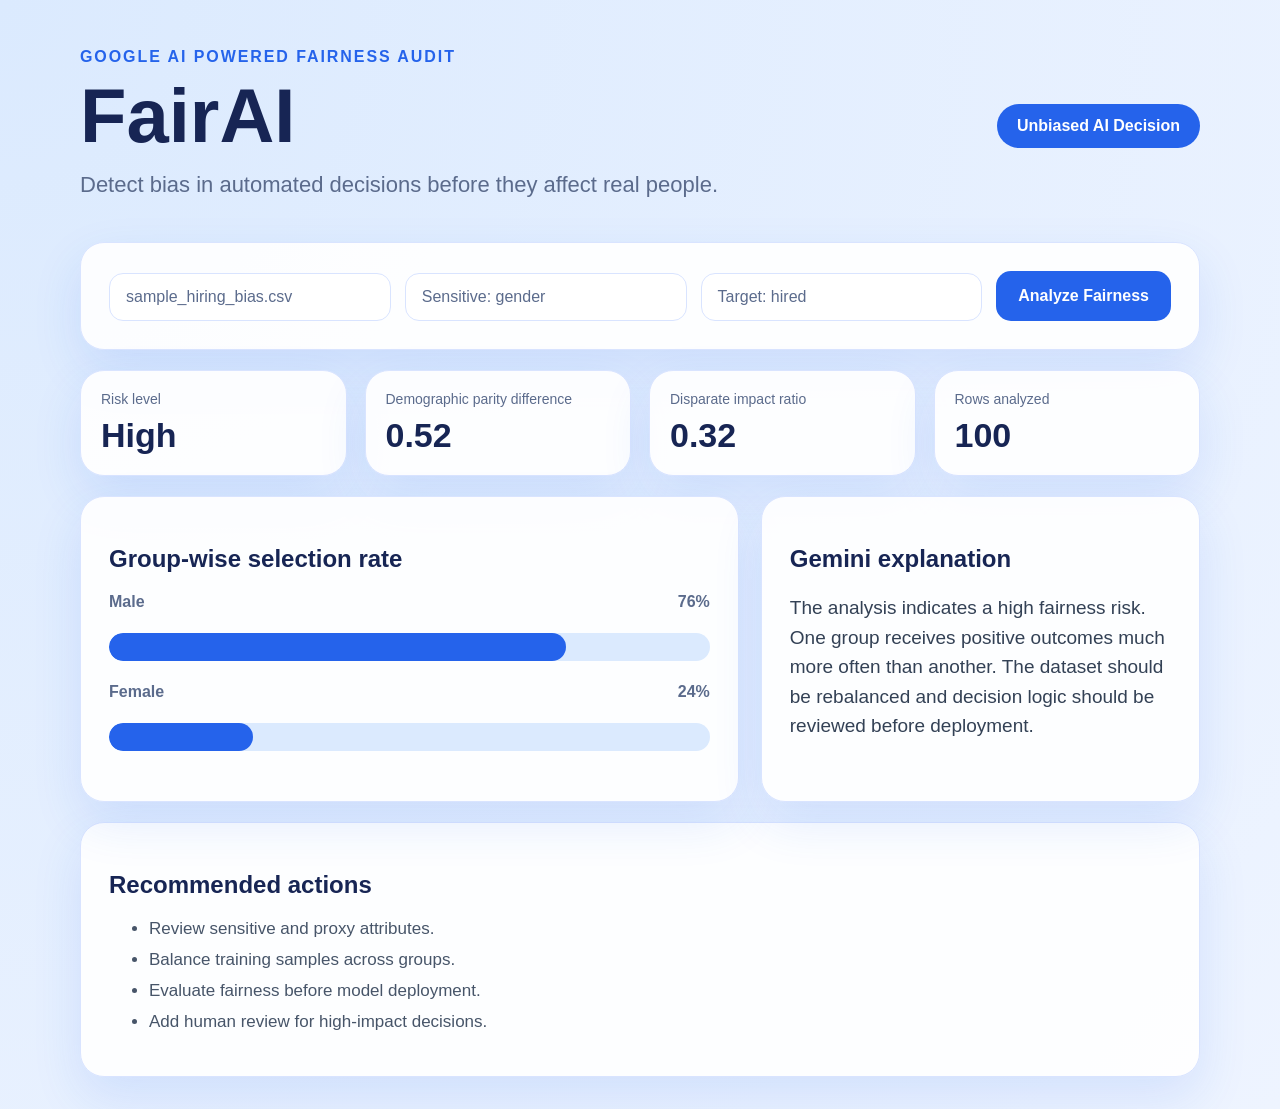
<file: docs/screenshots/mock_results.html>
<!doctype html><html><head><meta charset="utf-8"><meta name="viewport" content="width=device-width,initial-scale=1"><title>FairAI Mock</title><style>
:root{--bg:#eef4ff;--text:#172554;--muted:#5b6b8c;--panel:#ffffff;--accent:#2563eb;--border:#d9e4ff}*{box-sizing:border-box}body{margin:0;font-family:Inter,Arial,sans-serif;background:radial-gradient(circle at top left,#dbeafe,var(--bg));color:var(--text)}.page{width:1120px;margin:32px auto}.hero{display:flex;justify-content:space-between;align-items:center;margin-bottom:22px}.eyebrow{text-transform:uppercase;letter-spacing:.12em;color:var(--accent);font-weight:800}.h1{font-size:76px;font-weight:900;line-height:.9;margin:0}.subtitle{font-size:22px;color:var(--muted)}.badge{background:var(--accent);color:#fff;padding:13px 20px;border-radius:999px;font-weight:800}.panel,.card{background:rgba(255,255,255,.92);border:1px solid var(--border);border-radius:24px;box-shadow:0 20px 50px rgba(37,99,235,.12)}.panel{padding:28px;margin-bottom:20px}.grid{display:grid;grid-template-columns:repeat(4,1fr);gap:18px}.card{padding:20px}.card span{display:block;color:var(--muted);font-size:14px;margin-bottom:9px}.card strong{font-size:34px}.row{display:grid;grid-template-columns:1.2fr .8fr;gap:22px}.bar{height:28px;border-radius:999px;background:#dbeafe;margin:22px 0;position:relative;overflow:hidden}.bar i{display:block;height:100%;background:#2563eb;border-radius:999px}.bar2 i{width:24%}.bar1 i{width:76%}.labels{display:flex;justify-content:space-between;color:var(--muted);font-weight:700}.explain{font-size:19px;line-height:1.55;color:#334155}.list li{font-size:17px;margin-bottom:11px;color:#475569}.upload{display:grid;grid-template-columns:1fr 1fr 1fr auto;gap:14px;align-items:end}.field{background:#fff;border:1px solid var(--border);border-radius:14px;padding:14px 16px;color:#5b6b8c}.btn{background:var(--accent);color:white;border-radius:15px;padding:16px 22px;font-weight:900}</style></head><body><main class="page"><section class="hero"><div><p class="eyebrow">Google AI powered fairness audit</p><div class="h1">FairAI</div><p class="subtitle">Detect bias in automated decisions before they affect real people.</p></div><div class="badge">Unbiased AI Decision</div></section><section class="panel"><div class="upload"><div class="field">sample_hiring_bias.csv</div><div class="field">Sensitive: gender</div><div class="field">Target: hired</div><div class="btn">Analyze Fairness</div></div></section><section class="grid"><div class="card"><span>Risk level</span><strong>High</strong></div><div class="card"><span>Demographic parity difference</span><strong>0.52</strong></div><div class="card"><span>Disparate impact ratio</span><strong>0.32</strong></div><div class="card"><span>Rows analyzed</span><strong>100</strong></div></section><div class="row" style="margin-top:20px"><section class="panel"><h2>Group-wise selection rate</h2><div class="labels"><span>Male</span><span>76%</span></div><div class="bar bar1"><i></i></div><div class="labels"><span>Female</span><span>24%</span></div><div class="bar bar2"><i></i></div></section><section class="panel"><h2>Gemini explanation</h2><p class="explain">The analysis indicates a high fairness risk. One group receives positive outcomes much more often than another. The dataset should be rebalanced and decision logic should be reviewed before deployment.</p></section></div><section class="panel"><h2>Recommended actions</h2><ul class="list"><li>Review sensitive and proxy attributes.</li><li>Balance training samples across groups.</li><li>Evaluate fairness before model deployment.</li><li>Add human review for high-impact decisions.</li></ul></section></main></body></html>
</file>
